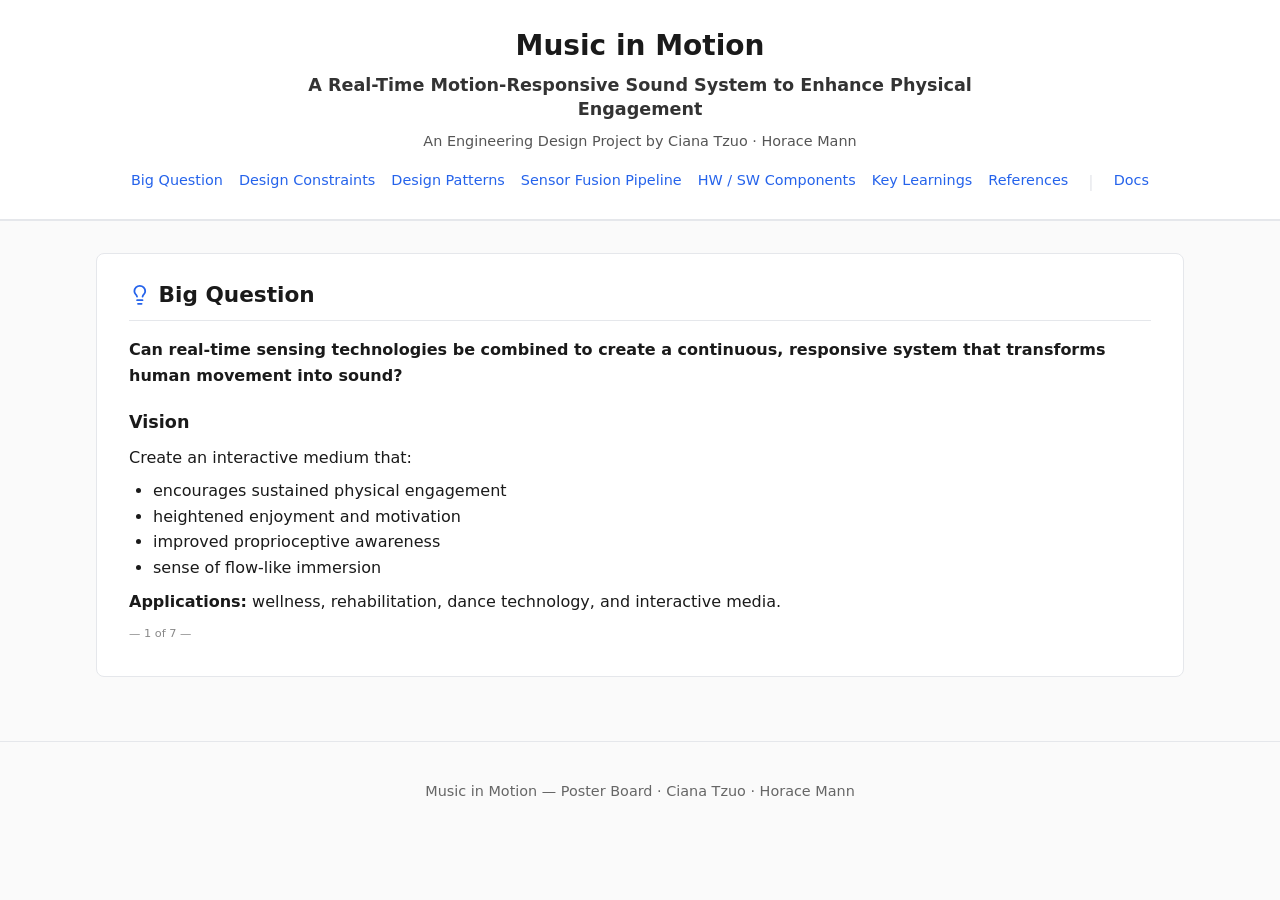
<file: posterboard/index.html>
<!DOCTYPE html>
<html lang="en">
<head>
  <meta charset="UTF-8">
  <meta name="viewport" content="width=device-width, initial-scale=1.0">
  <link rel="icon" href="favicon.png" type="image/png">
  <title>Music in Motion — Poster Board</title>
  <link rel="stylesheet" href="styles.css">
</head>
<body>
  <header class="site-header">
    <h1>Music in Motion</h1>
    <p class="tagline">A Real-Time Motion-Responsive Sound System to Enhance Physical Engagement</p>
    <p class="subtitle">An Engineering Design Project by Ciana Tzuo · Horace Mann</p>
    <nav class="page-nav">
      <a href="#big-question">Big Question</a>
      <a href="page1.html">Design Constraints</a>
      <a href="page2.html">Design Patterns</a>
      <a href="page3.html">Sensor Fusion Pipeline</a>
      <a href="page4.html">HW / SW Components</a>
      <a href="page5.html">Key Learnings</a>
      <a href="page6.html">References</a>
      <span class="nav-sep">|</span>
      <a href="docs.html">Docs</a>
    </nav>
  </header>

  <main>
    <section id="big-question" class="page-section">
      <h2><span class="section-icon" aria-hidden="true"><svg xmlns="http://www.w3.org/2000/svg" width="24" height="24" viewBox="0 0 24 24" fill="none" stroke="currentColor" stroke-width="2" stroke-linecap="round" stroke-linejoin="round"><path d="M9 18h6"/><path d="M10 22h4"/><path d="M15.09 14c.18-.98.65-1.74 1.41-2.5A4.65 4.65 0 0 0 18 8 6 6 0 0 0 6 8c0 1 .23 2.23 1.5 3.5A4.61 4.61 0 0 1 8.91 14"/></svg></span> Big Question</h2>
      <p><strong>Can real-time sensing technologies be combined to create a continuous, responsive system that transforms human movement into sound?</strong></p>
      <h3>Vision</h3>
      <p>Create an interactive medium that:</p>
      <ul>
        <li>encourages sustained physical engagement</li>
        <li>heightened enjoyment and motivation</li>
        <li>improved proprioceptive awareness</li>
        <li>sense of flow-like immersion</li>
      </ul>
      <p><strong>Applications:</strong> wellness, rehabilitation, dance technology, and interactive media.</p>
      <p class="page-note"><small>— 1 of 7 —</small></p>
    </section>
  </main>

  <footer class="site-footer">
    <p>Music in Motion — Poster Board · Ciana Tzuo · Horace Mann</p>
  </footer>
</body>
</html>
</file>
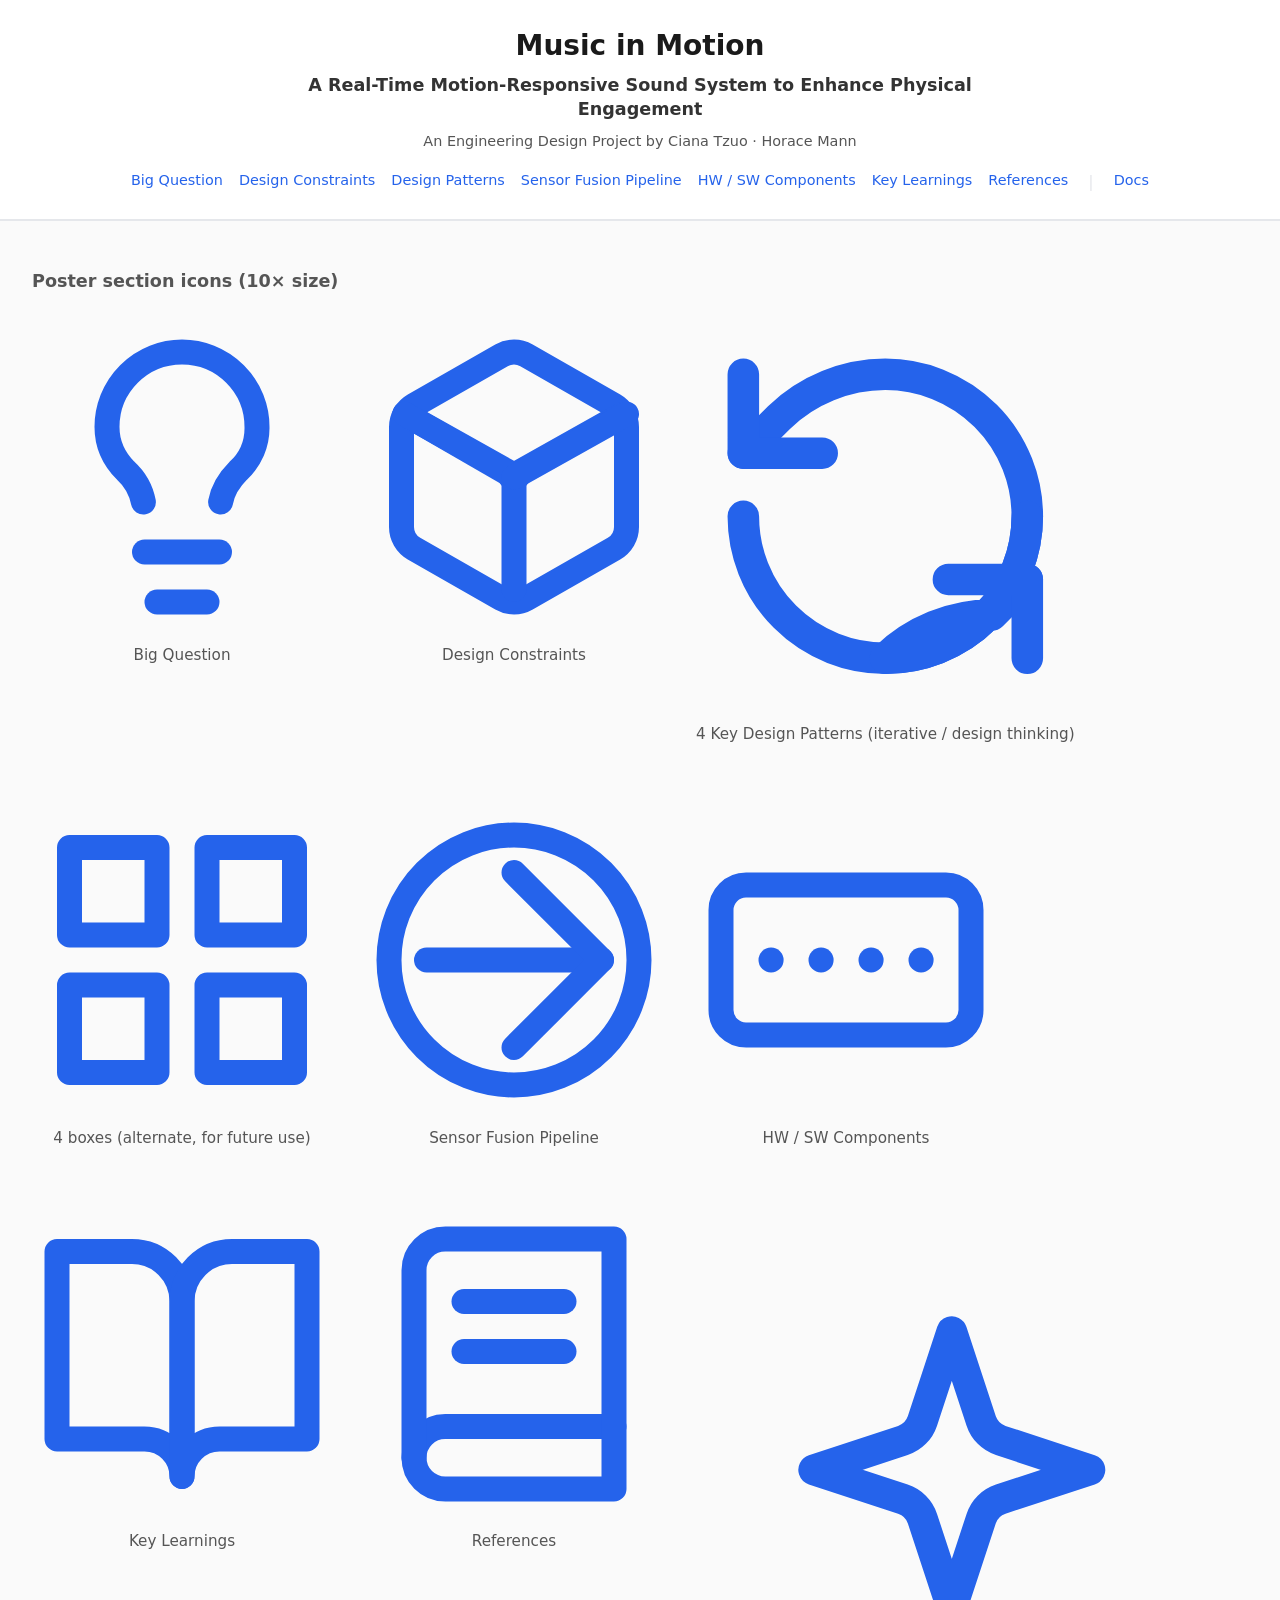
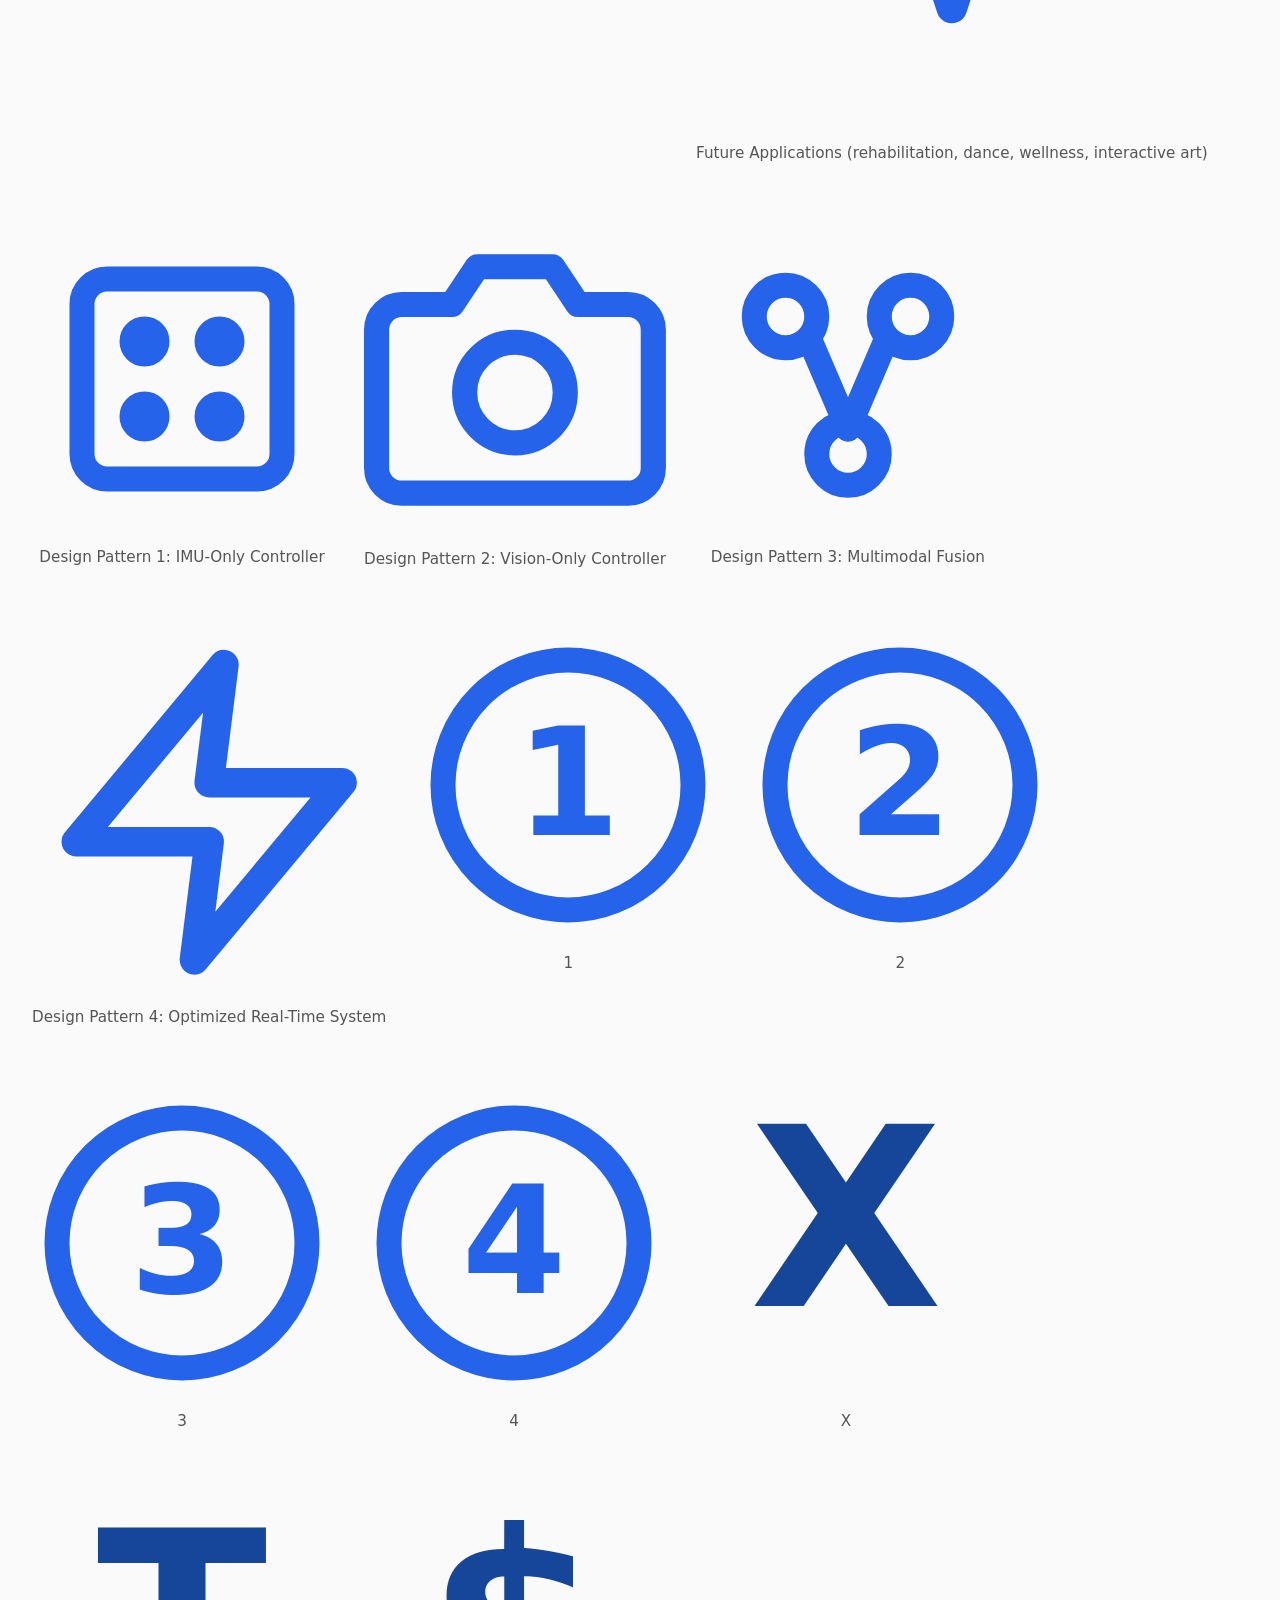
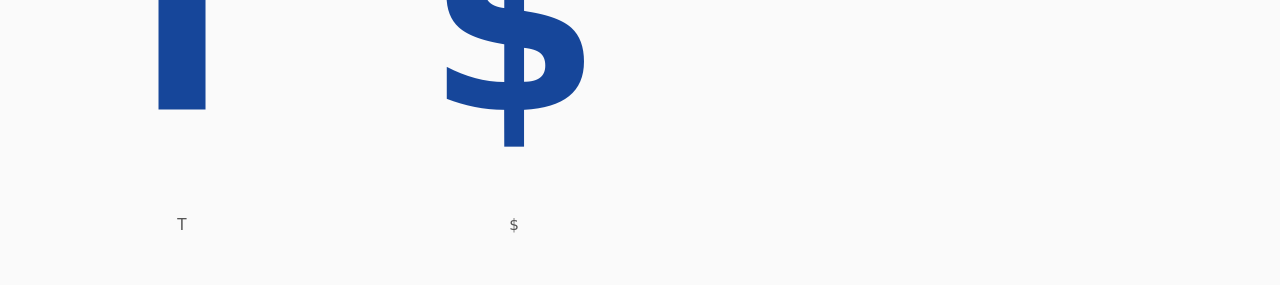
<file: posterboard/icons.html>
<!DOCTYPE html>
<html lang="en">
<head>
  <meta charset="UTF-8">
  <meta name="viewport" content="width=device-width, initial-scale=1.0">
  <link rel="icon" href="favicon.png" type="image/png">
  <title>Icons · Music in Motion Poster</title>
  <link rel="stylesheet" href="styles.css">
  <style>
    .icons-page main { max-width: 90rem; }
    .icon-showcase { display: flex; flex-wrap: wrap; gap: 2rem; align-items: flex-start; }
    .icon-item { text-align: center; }
    .icon-item .icon-large {
      width: 240px;
      height: 240px;
      color: var(--accent);
    }
    .icon-item .icon-large svg { width: 100%; height: 100%; }
    .icon-item figcaption { margin-top: 0.5rem; font-size: 0.95rem; color: #555; }
    .icon-item .icon-large.icon-symbol { color: rgb(22, 70, 154); }
  </style>
</head>
<body class="icons-page">
  <header class="site-header">
    <h1>Music in Motion</h1>
    <p class="tagline">A Real-Time Motion-Responsive Sound System to Enhance Physical Engagement</p>
    <p class="subtitle">An Engineering Design Project by Ciana Tzuo · Horace Mann</p>
    <nav class="page-nav">
      <a href="index.html#big-question">Big Question</a>
      <a href="page1.html">Design Constraints</a>
      <a href="page2.html">Design Patterns</a>
      <a href="page3.html">Sensor Fusion Pipeline</a>
      <a href="page4.html">HW / SW Components</a>
      <a href="page5.html">Key Learnings</a>
      <a href="page6.html">References</a>
      <span class="nav-sep">|</span>
      <a href="docs.html">Docs</a>
    </nav>
  </header>
  <main>
    <h2 style="font-size: 1.1rem; color: #555; margin-bottom: 1rem;">Poster section icons (10× size)</h2>
    <div class="icon-showcase">
      <figure class="icon-item">
        <span class="icon-large">
          <svg xmlns="http://www.w3.org/2000/svg" viewBox="0 0 24 24" fill="none" stroke="currentColor" stroke-width="2" stroke-linecap="round" stroke-linejoin="round"><path d="M9 18h6"/><path d="M10 22h4"/><path d="M15.09 14c.18-.98.65-1.74 1.41-2.5A4.65 4.65 0 0 0 18 8 6 6 0 0 0 6 8c0 1 .23 2.23 1.5 3.5A4.61 4.61 0 0 1 8.91 14"/></svg>
        </span>
        <figcaption>Big Question</figcaption>
      </figure>
      <figure class="icon-item">
        <span class="icon-large">
          <svg xmlns="http://www.w3.org/2000/svg" viewBox="0 0 24 24" fill="none" stroke="currentColor" stroke-width="2" stroke-linecap="round" stroke-linejoin="round"><path d="M21 16V8a2 2 0 0 0-1-1.73l-7-4a2 2 0 0 0-2 0l-7 4A2 2 0 0 0 3 8v8a2 2 0 0 0 1 1.73l7 4a2 2 0 0 0 2 0l7-4A2 2 0 0 0 21 16z"/><path d="m3.27 6.96 9 5.04"/><path d="m20.73 6.96-9 5.04"/><path d="M12 12v9"/><path d="M12 12 3.27 6.96"/><path d="M12 12l9-5.04"/></svg>
        </span>
        <figcaption>Design Constraints</figcaption>
      </figure>
      <figure class="icon-item">
        <span class="icon-large">
          <svg xmlns="http://www.w3.org/2000/svg" viewBox="0 0 24 24" fill="none" stroke="currentColor" stroke-width="2" stroke-linecap="round" stroke-linejoin="round"><path d="M3 12a9 9 0 1 0 9-9 9.75 9.75 0 0 0-6.74 2.74L3 8"/><path d="M3 3v5h5"/><path d="M21 12a9 9 0 0 1-9 9 9.75 9.75 0 0 1 6.74-2.74L21 16"/><path d="M21 21v-5h-5"/></svg>
        </span>
        <figcaption>4 Key Design Patterns (iterative / design thinking)</figcaption>
      </figure>
      <figure class="icon-item">
        <span class="icon-large">
          <svg xmlns="http://www.w3.org/2000/svg" viewBox="0 0 24 24" fill="none" stroke="currentColor" stroke-width="2" stroke-linecap="round" stroke-linejoin="round"><rect x="3" y="3" width="7" height="7"/><rect x="14" y="3" width="7" height="7"/><rect x="14" y="14" width="7" height="7"/><rect x="3" y="14" width="7" height="7"/></svg>
        </span>
        <figcaption>4 boxes (alternate, for future use)</figcaption>
      </figure>
      <figure class="icon-item">
        <span class="icon-large">
          <svg xmlns="http://www.w3.org/2000/svg" viewBox="0 0 24 24" fill="none" stroke="currentColor" stroke-width="2" stroke-linecap="round" stroke-linejoin="round"><path d="M5 12h14"/><path d="m12 5 7 7-7 7"/><circle cx="12" cy="12" r="10"/></svg>
        </span>
        <figcaption>Sensor Fusion Pipeline</figcaption>
      </figure>
      <figure class="icon-item">
        <span class="icon-large">
          <svg xmlns="http://www.w3.org/2000/svg" viewBox="0 0 24 24" fill="none" stroke="currentColor" stroke-width="2" stroke-linecap="round" stroke-linejoin="round"><rect x="2" y="6" width="20" height="12" rx="2"/><path d="M6 12h.01"/><path d="M10 12h.01"/><path d="M14 12h.01"/><path d="M18 12h.01"/></svg>
        </span>
        <figcaption>HW / SW Components</figcaption>
      </figure>
      <figure class="icon-item">
        <span class="icon-large">
          <svg xmlns="http://www.w3.org/2000/svg" viewBox="0 0 24 24" fill="none" stroke="currentColor" stroke-width="2" stroke-linecap="round" stroke-linejoin="round"><path d="M2 3h6a4 4 0 0 1 4 4v14a3 3 0 0 0-3-3H2z"/><path d="M22 3h-6a4 4 0 0 0-4 4v14a3 3 0 0 1 3-3h7z"/></svg>
        </span>
        <figcaption>Key Learnings</figcaption>
      </figure>
      <figure class="icon-item">
        <span class="icon-large">
          <svg xmlns="http://www.w3.org/2000/svg" viewBox="0 0 24 24" fill="none" stroke="currentColor" stroke-width="2" stroke-linecap="round" stroke-linejoin="round"><path d="M4 19.5A2.5 2.5 0 0 1 6.5 17H20"/><path d="M6.5 2H20v20H6.5A2.5 2.5 0 0 1 4 19.5v-15A2.5 2.5 0 0 1 6.5 2z"/><path d="M8 7h8"/><path d="M8 11h8"/></svg>
        </span>
        <figcaption>References</figcaption>
      </figure>
      <figure class="icon-item">
        <span class="icon-large">
          <svg xmlns="http://www.w3.org/2000/svg" viewBox="0 0 24 24" fill="none" stroke="currentColor" stroke-width="2" stroke-linecap="round" stroke-linejoin="round"><g transform="translate(12,12) scale(0.72) translate(-12,-12)"><path d="m12 3-1.912 5.813a2 2 0 0 1-1.275 1.275L3 12l5.813 1.912a2 2 0 0 1 1.275 1.275L12 21l1.912-5.813a2 2 0 0 1 1.275-1.275L21 12l-5.813-1.912a2 2 0 0 1-1.275-1.275L12 3Z"/></g></svg>
        </span>
        <figcaption>Future Applications (rehabilitation, dance, wellness, interactive art)</figcaption>
      </figure>
      <figure class="icon-item">
        <span class="icon-large">
          <svg xmlns="http://www.w3.org/2000/svg" viewBox="0 0 24 24" fill="none" stroke="currentColor" stroke-width="2" stroke-linecap="round" stroke-linejoin="round"><rect x="4" y="4" width="16" height="16" rx="2"/><circle cx="9" cy="9" r="1" fill="currentColor"/><circle cx="15" cy="9" r="1" fill="currentColor"/><circle cx="9" cy="15" r="1" fill="currentColor"/><circle cx="15" cy="15" r="1" fill="currentColor"/></svg>
        </span>
        <figcaption>Design Pattern 1: IMU-Only Controller</figcaption>
      </figure>
      <figure class="icon-item">
        <span class="icon-large">
          <svg xmlns="http://www.w3.org/2000/svg" viewBox="0 0 24 24" fill="none" stroke="currentColor" stroke-width="2" stroke-linecap="round" stroke-linejoin="round"><path d="M23 19a2 2 0 0 1-2 2H3a2 2 0 0 1-2-2V8a2 2 0 0 1 2-2h4l2-3h6l2 3h4a2 2 0 0 1 2 2z"/><circle cx="12" cy="13" r="4"/></svg>
        </span>
        <figcaption>Design Pattern 2: Vision-Only Controller</figcaption>
      </figure>
      <figure class="icon-item">
        <span class="icon-large">
          <svg xmlns="http://www.w3.org/2000/svg" viewBox="0 0 24 24" fill="none" stroke="currentColor" stroke-width="2" stroke-linecap="round" stroke-linejoin="round"><circle cx="7" cy="7" r="2.5"/><circle cx="17" cy="7" r="2.5"/><circle cx="12" cy="18" r="2.5"/><path d="M9 9l3 7"/><path d="M15 9l-3 7"/></svg>
        </span>
        <figcaption>Design Pattern 3: Multimodal Fusion</figcaption>
      </figure>
      <figure class="icon-item">
        <span class="icon-large">
          <svg xmlns="http://www.w3.org/2000/svg" viewBox="0 0 24 24" fill="none" stroke="currentColor" stroke-width="2" stroke-linecap="round" stroke-linejoin="round"><path d="M13 2 3 14h9l-1 8 10-12h-9l1-8z"/></svg>
        </span>
        <figcaption>Design Pattern 4: Optimized Real-Time System</figcaption>
      </figure>
      <figure class="icon-item">
        <span class="icon-large">
          <svg xmlns="http://www.w3.org/2000/svg" viewBox="0 0 24 24" fill="none" stroke="currentColor" stroke-width="2" stroke-linecap="round" stroke-linejoin="round"><circle cx="12" cy="12" r="10"/><text x="12" y="16" text-anchor="middle" font-size="12" font-weight="600" fill="currentColor" stroke="none" font-family="system-ui, sans-serif">1</text></svg>
        </span>
        <figcaption>1</figcaption>
      </figure>
      <figure class="icon-item">
        <span class="icon-large">
          <svg xmlns="http://www.w3.org/2000/svg" viewBox="0 0 24 24" fill="none" stroke="currentColor" stroke-width="2" stroke-linecap="round" stroke-linejoin="round"><circle cx="12" cy="12" r="10"/><text x="12" y="16" text-anchor="middle" font-size="12" font-weight="600" fill="currentColor" stroke="none" font-family="system-ui, sans-serif">2</text></svg>
        </span>
        <figcaption>2</figcaption>
      </figure>
      <figure class="icon-item">
        <span class="icon-large">
          <svg xmlns="http://www.w3.org/2000/svg" viewBox="0 0 24 24" fill="none" stroke="currentColor" stroke-width="2" stroke-linecap="round" stroke-linejoin="round"><circle cx="12" cy="12" r="10"/><text x="12" y="16" text-anchor="middle" font-size="12" font-weight="600" fill="currentColor" stroke="none" font-family="system-ui, sans-serif">3</text></svg>
        </span>
        <figcaption>3</figcaption>
      </figure>
      <figure class="icon-item">
        <span class="icon-large">
          <svg xmlns="http://www.w3.org/2000/svg" viewBox="0 0 24 24" fill="none" stroke="currentColor" stroke-width="2" stroke-linecap="round" stroke-linejoin="round"><circle cx="12" cy="12" r="10"/><text x="12" y="16" text-anchor="middle" font-size="12" font-weight="600" fill="currentColor" stroke="none" font-family="system-ui, sans-serif">4</text></svg>
        </span>
        <figcaption>4</figcaption>
      </figure>
      <figure class="icon-item">
        <span class="icon-large icon-symbol">
          <svg xmlns="http://www.w3.org/2000/svg" viewBox="0 0 24 24"><text x="12" y="17" text-anchor="middle" font-size="20" font-weight="700" fill="currentColor" font-family="system-ui, sans-serif">X</text></svg>
        </span>
        <figcaption>X</figcaption>
      </figure>
      <figure class="icon-item">
        <span class="icon-large icon-symbol">
          <svg xmlns="http://www.w3.org/2000/svg" viewBox="0 0 24 24"><text x="12" y="17" text-anchor="middle" font-size="20" font-weight="700" fill="currentColor" font-family="system-ui, sans-serif">T</text></svg>
        </span>
        <figcaption>T</figcaption>
      </figure>
      <figure class="icon-item">
        <span class="icon-large icon-symbol">
          <svg xmlns="http://www.w3.org/2000/svg" viewBox="0 0 24 24"><text x="12" y="17" text-anchor="middle" font-size="20" font-weight="700" fill="currentColor" font-family="system-ui, sans-serif">$</text></svg>
        </span>
        <figcaption>$</figcaption>
      </figure>
    </div>
  </main>
</body>
</html>
</file>
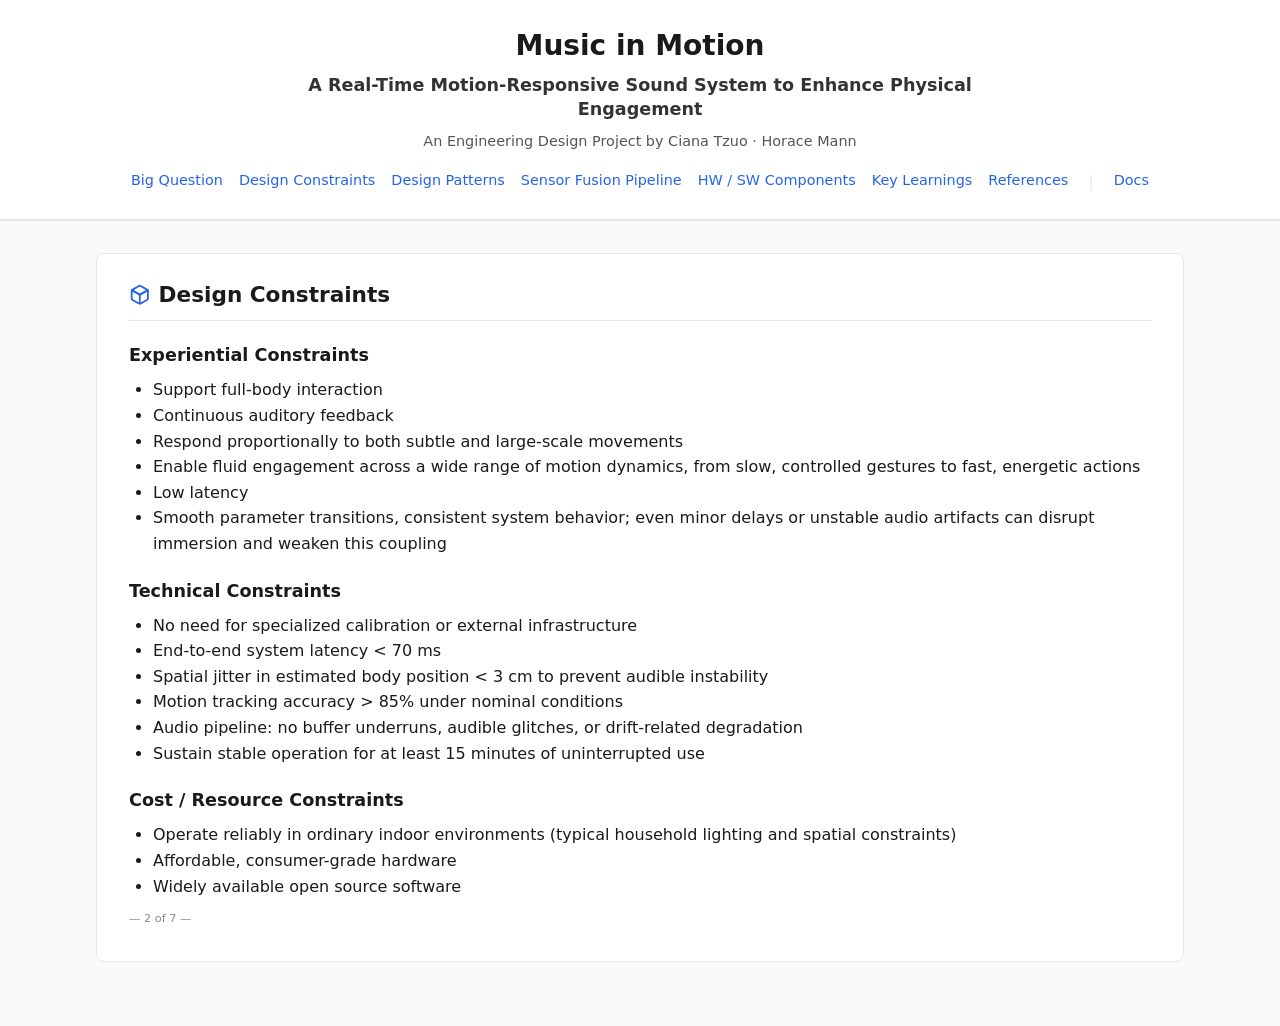
<file: posterboard/page1.html>
<!DOCTYPE html>
<html lang="en">
<head>
  <meta charset="UTF-8">
  <meta name="viewport" content="width=device-width, initial-scale=1.0">
  <link rel="icon" href="favicon.png" type="image/png">
  <title>Design Constraints · Music in Motion</title>
  <link rel="stylesheet" href="styles.css">
</head>
<body>
  <header class="site-header">
    <h1>Music in Motion</h1>
    <p class="tagline">A Real-Time Motion-Responsive Sound System to Enhance Physical Engagement</p>
    <p class="subtitle">An Engineering Design Project by Ciana Tzuo · Horace Mann</p>
    <nav class="page-nav">
      <a href="index.html#big-question">Big Question</a>
      <a href="page1.html">Design Constraints</a>
      <a href="page2.html">Design Patterns</a>
      <a href="page3.html">Sensor Fusion Pipeline</a>
      <a href="page4.html">HW / SW Components</a>
      <a href="page5.html">Key Learnings</a>
      <a href="page6.html">References</a>
      <span class="nav-sep">|</span>
      <a href="docs.html">Docs</a>
    </nav>
  </header>
  <main>
    <section class="page-section">
      <h2><span class="section-icon" aria-hidden="true"><svg xmlns="http://www.w3.org/2000/svg" width="24" height="24" viewBox="0 0 24 24" fill="none" stroke="currentColor" stroke-width="2" stroke-linecap="round" stroke-linejoin="round"><path d="M21 16V8a2 2 0 0 0-1-1.73l-7-4a2 2 0 0 0-2 0l-7 4A2 2 0 0 0 3 8v8a2 2 0 0 0 1 1.73l7 4a2 2 0 0 0 2 0l7-4A2 2 0 0 0 21 16z"/><path d="m3.27 6.96 9 5.04"/><path d="m20.73 6.96-9 5.04"/><path d="M12 12v9"/><path d="M12 12 3.27 6.96"/><path d="M12 12l9-5.04"/></svg></span> Design Constraints</h2>
      <h3>Experiential Constraints</h3>
      <ul>
        <li>Support full-body interaction</li>
        <li>Continuous auditory feedback</li>
        <li>Respond proportionally to both subtle and large-scale movements</li>
        <li>Enable fluid engagement across a wide range of motion dynamics, from slow, controlled gestures to fast, energetic actions</li>
        <li>Low latency</li>
        <li>Smooth parameter transitions, consistent system behavior; even minor delays or unstable audio artifacts can disrupt immersion and weaken this coupling</li>
      </ul>
      <h3>Technical Constraints</h3>
      <ul>
        <li>No need for specialized calibration or external infrastructure</li>
        <li>End-to-end system latency &lt; 70 ms</li>
        <li>Spatial jitter in estimated body position &lt; 3 cm to prevent audible instability</li>
        <li>Motion tracking accuracy &gt; 85% under nominal conditions</li>
        <li>Audio pipeline: no buffer underruns, audible glitches, or drift-related degradation</li>
        <li>Sustain stable operation for at least 15 minutes of uninterrupted use</li>
      </ul>
      <h3>Cost / Resource Constraints</h3>
      <ul>
        <li>Operate reliably in ordinary indoor environments (typical household lighting and spatial constraints)</li>
        <li>Affordable, consumer-grade hardware</li>
        <li>Widely available open source software</li>
      </ul>
      <p class="page-note"><small>— 2 of 7 —</small></p>
    </section>
  </main>
</body>
</html>
</file>
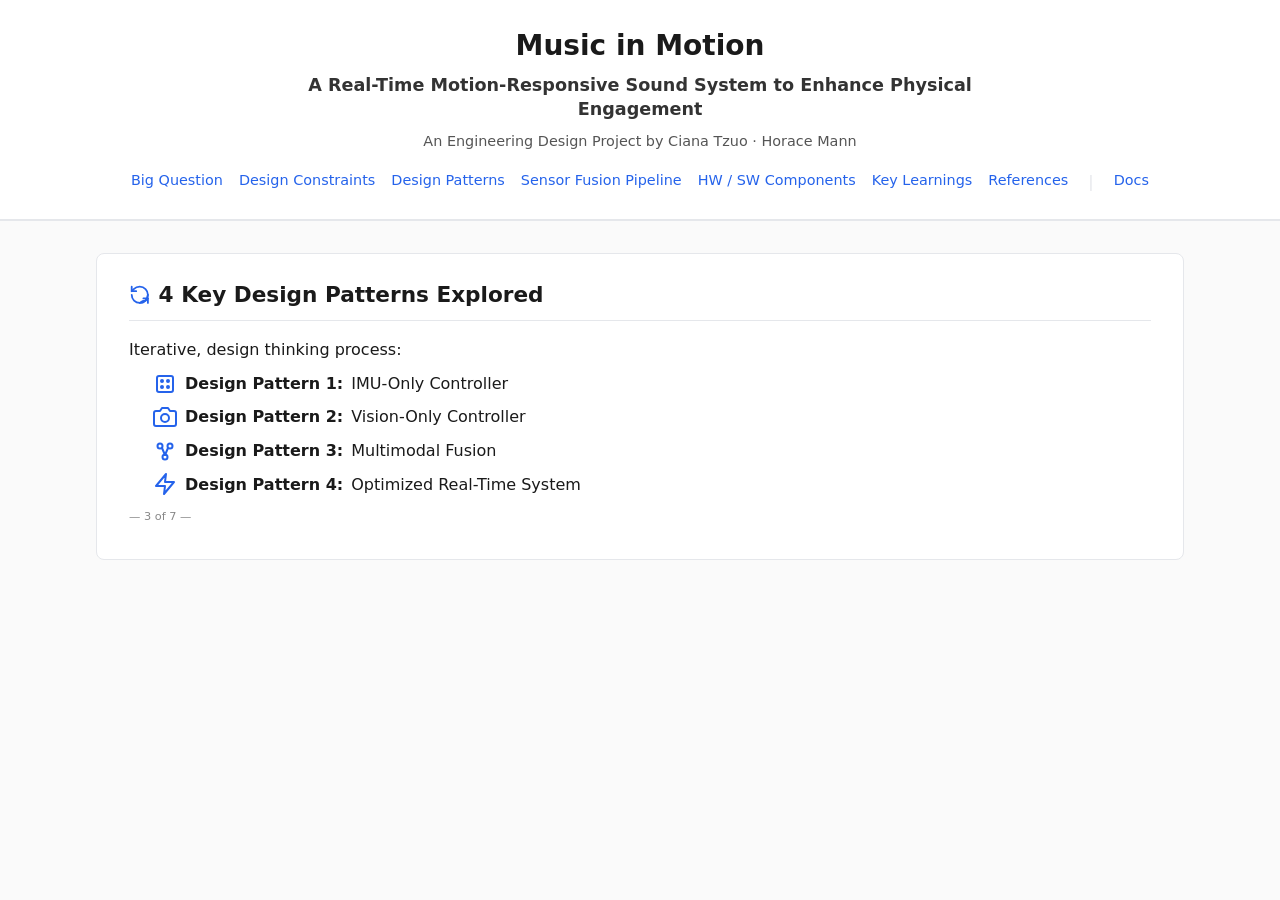
<file: posterboard/page2.html>
<!DOCTYPE html>
<html lang="en">
<head>
  <meta charset="UTF-8">
  <meta name="viewport" content="width=device-width, initial-scale=1.0">
  <link rel="icon" href="favicon.png" type="image/png">
  <title>4 Key Design Patterns · Music in Motion</title>
  <link rel="stylesheet" href="styles.css">
</head>
<body>
  <header class="site-header">
    <h1>Music in Motion</h1>
    <p class="tagline">A Real-Time Motion-Responsive Sound System to Enhance Physical Engagement</p>
    <p class="subtitle">An Engineering Design Project by Ciana Tzuo · Horace Mann</p>
    <nav class="page-nav">
      <a href="index.html#big-question">Big Question</a>
      <a href="page1.html">Design Constraints</a>
      <a href="page2.html">Design Patterns</a>
      <a href="page3.html">Sensor Fusion Pipeline</a>
      <a href="page4.html">HW / SW Components</a>
      <a href="page5.html">Key Learnings</a>
      <a href="page6.html">References</a>
      <span class="nav-sep">|</span>
      <a href="docs.html">Docs</a>
    </nav>
  </header>
  <main>
    <section class="page-section">
      <h2><span class="section-icon" aria-hidden="true"><svg xmlns="http://www.w3.org/2000/svg" width="24" height="24" viewBox="0 0 24 24" fill="none" stroke="currentColor" stroke-width="2" stroke-linecap="round" stroke-linejoin="round"><path d="M3 12a9 9 0 1 0 9-9 9.75 9.75 0 0 0-6.74 2.74L3 8"/><path d="M3 3v5h5"/><path d="M21 12a9 9 0 0 1-9 9 9.75 9.75 0 0 1 6.74-2.74L21 16"/><path d="M21 21v-5h-5"/></svg></span> 4 Key Design Patterns Explored</h2>
      <p>Iterative, design thinking process:</p>
      <ul class="pattern-list">
        <li>
          <span class="pattern-icon" aria-hidden="true"><svg xmlns="http://www.w3.org/2000/svg" width="24" height="24" viewBox="0 0 24 24" fill="none" stroke="currentColor" stroke-width="2" stroke-linecap="round" stroke-linejoin="round"><rect x="4" y="4" width="16" height="16" rx="2"/><circle cx="9" cy="9" r="1" fill="currentColor"/><circle cx="15" cy="9" r="1" fill="currentColor"/><circle cx="9" cy="15" r="1" fill="currentColor"/><circle cx="15" cy="15" r="1" fill="currentColor"/></svg></span>
          <strong>Design Pattern 1:</strong> IMU-Only Controller
        </li>
        <li>
          <span class="pattern-icon" aria-hidden="true"><svg xmlns="http://www.w3.org/2000/svg" width="24" height="24" viewBox="0 0 24 24" fill="none" stroke="currentColor" stroke-width="2" stroke-linecap="round" stroke-linejoin="round"><path d="M23 19a2 2 0 0 1-2 2H3a2 2 0 0 1-2-2V8a2 2 0 0 1 2-2h4l2-3h6l2 3h4a2 2 0 0 1 2 2z"/><circle cx="12" cy="13" r="4"/></svg></span>
          <strong>Design Pattern 2:</strong> Vision-Only Controller
        </li>
        <li>
          <span class="pattern-icon" aria-hidden="true"><svg xmlns="http://www.w3.org/2000/svg" width="24" height="24" viewBox="0 0 24 24" fill="none" stroke="currentColor" stroke-width="2" stroke-linecap="round" stroke-linejoin="round"><circle cx="7" cy="7" r="2.5"/><circle cx="17" cy="7" r="2.5"/><circle cx="12" cy="18" r="2.5"/><path d="M9 9l3 7"/><path d="M15 9l-3 7"/></svg></span>
          <strong>Design Pattern 3:</strong> Multimodal Fusion
        </li>
        <li>
          <span class="pattern-icon" aria-hidden="true"><svg xmlns="http://www.w3.org/2000/svg" width="24" height="24" viewBox="0 0 24 24" fill="none" stroke="currentColor" stroke-width="2" stroke-linecap="round" stroke-linejoin="round"><path d="M13 2 3 14h9l-1 8 10-12h-9l1-8z"/></svg></span>
          <strong>Design Pattern 4:</strong> Optimized Real-Time System
        </li>
      </ul>
      <p class="page-note"><small>— 3 of 7 —</small></p>
    </section>
  </main>
</body>
</html>
</file>
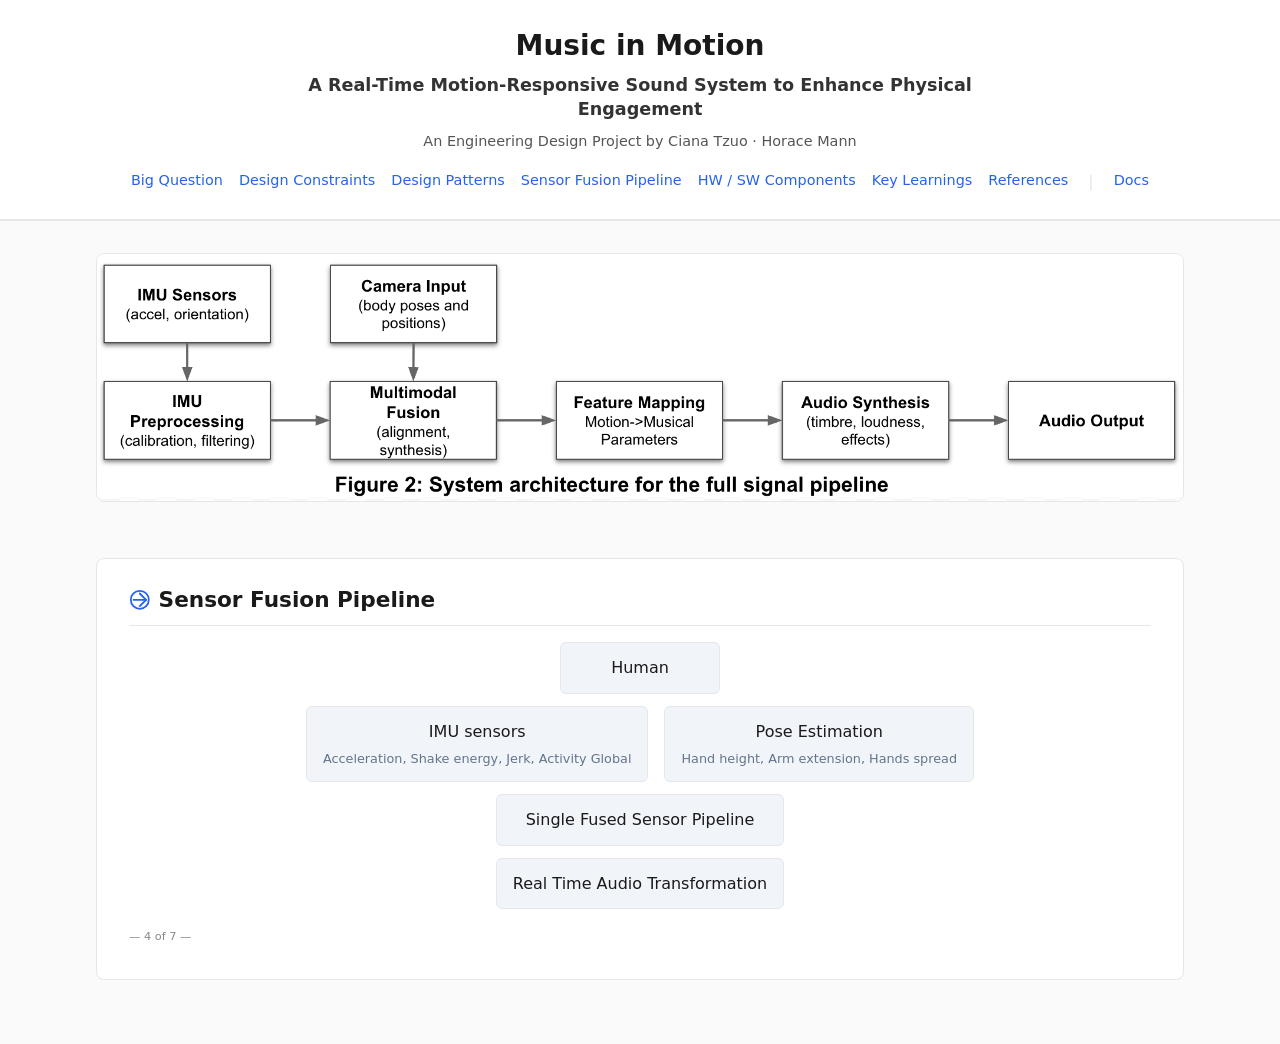
<file: posterboard/page3.html>
<!DOCTYPE html>
<html lang="en">
<head>
  <meta charset="UTF-8">
  <meta name="viewport" content="width=device-width, initial-scale=1.0">
  <link rel="icon" href="favicon.png" type="image/png">
  <title>Sensor Fusion Pipeline · Music in Motion</title>
  <link rel="stylesheet" href="styles.css">
</head>
<body>
  <header class="site-header">
    <h1>Music in Motion</h1>
    <p class="tagline">A Real-Time Motion-Responsive Sound System to Enhance Physical Engagement</p>
    <p class="subtitle">An Engineering Design Project by Ciana Tzuo · Horace Mann</p>
    <nav class="page-nav">
      <a href="index.html#big-question">Big Question</a>
      <a href="page1.html">Design Constraints</a>
      <a href="page2.html">Design Patterns</a>
      <a href="page3.html">Sensor Fusion Pipeline</a>
      <a href="page4.html">HW / SW Components</a>
      <a href="page5.html">Key Learnings</a>
      <a href="page6.html">References</a>
      <span class="nav-sep">|</span>
      <a href="docs.html">Docs</a>
    </nav>
  </header>
  <main>
    <section class="poster-image">
      <img src="images/sensor-pipeline.png" alt="Poster — Sensor Fusion Pipeline" />
    </section>
    <section class="page-section">
      <h2><span class="section-icon" aria-hidden="true"><svg xmlns="http://www.w3.org/2000/svg" width="24" height="24" viewBox="0 0 24 24" fill="none" stroke="currentColor" stroke-width="2" stroke-linecap="round" stroke-linejoin="round"><path d="M5 12h14"/><path d="m12 5 7 7-7 7"/><circle cx="12" cy="12" r="10"/></svg></span> Sensor Fusion Pipeline</h2>
      <div class="pipeline-diagram">
        <div class="pipeline-row">
          <div class="pipeline-node">Human</div>
        </div>
        <div class="pipeline-row">
          <div class="pipeline-node">IMU sensors<br><small>Acceleration, Shake energy, Jerk, Activity Global</small></div>
          <div class="pipeline-node">Pose Estimation<br><small>Hand height, Arm extension, Hands spread</small></div>
        </div>
        <div class="pipeline-row">
          <div class="pipeline-node wide">Single Fused Sensor Pipeline</div>
        </div>
        <div class="pipeline-row">
          <div class="pipeline-node wide">Real Time Audio Transformation</div>
        </div>
      </div>
      <p class="page-note"><small>— 4 of 7 —</small></p>
    </section>
  </main>
</body>
</html>
</file>
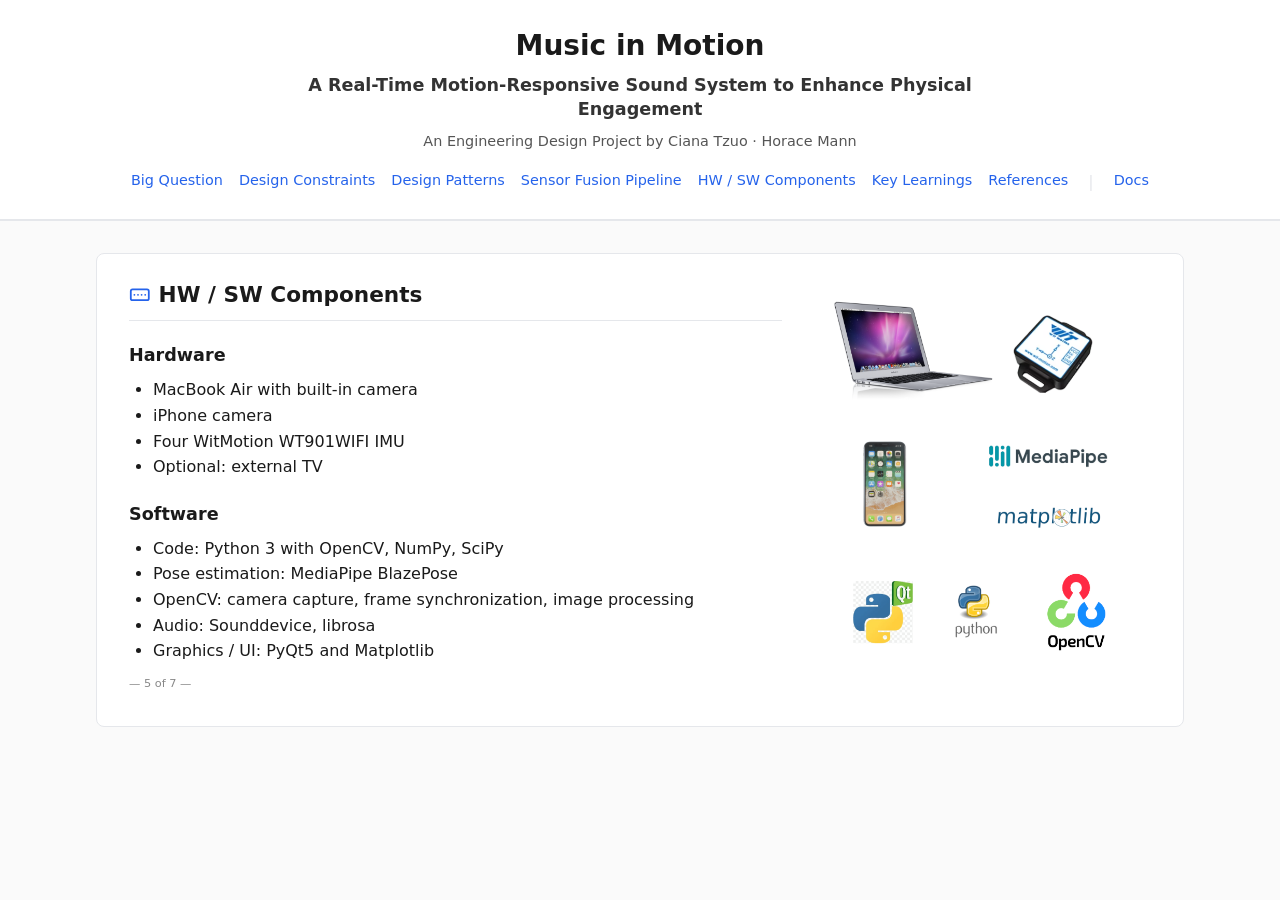
<file: posterboard/page4.html>
<!DOCTYPE html>
<html lang="en">
<head>
  <meta charset="UTF-8">
  <meta name="viewport" content="width=device-width, initial-scale=1.0">
  <link rel="icon" href="favicon.png" type="image/png">
  <title>HW / SW Components · Music in Motion</title>
  <link rel="stylesheet" href="styles.css">
  <style>
    .page4-layout { display: flex; gap: 2rem; align-items: flex-start; flex-wrap: wrap; }
    .page4-text { flex: 1; min-width: 0; }
    .page4-image { flex: 0 0 33%; max-width: 33%; box-sizing: border-box; }
    .page4-image img { width: 100%; max-width: 100%; height: auto; display: block; }
  </style>
</head>
<body>
  <header class="site-header">
    <h1>Music in Motion</h1>
    <p class="tagline">A Real-Time Motion-Responsive Sound System to Enhance Physical Engagement</p>
    <p class="subtitle">An Engineering Design Project by Ciana Tzuo · Horace Mann</p>
    <nav class="page-nav">
      <a href="index.html#big-question">Big Question</a>
      <a href="page1.html">Design Constraints</a>
      <a href="page2.html">Design Patterns</a>
      <a href="page3.html">Sensor Fusion Pipeline</a>
      <a href="page4.html">HW / SW Components</a>
      <a href="page5.html">Key Learnings</a>
      <a href="page6.html">References</a>
      <span class="nav-sep">|</span>
      <a href="docs.html">Docs</a>
    </nav>
  </header>
  <main>
    <section class="page-section">
      <div class="page4-layout">
        <div class="page4-text">
          <h2><span class="section-icon" aria-hidden="true"><svg xmlns="http://www.w3.org/2000/svg" width="24" height="24" viewBox="0 0 24 24" fill="none" stroke="currentColor" stroke-width="2" stroke-linecap="round" stroke-linejoin="round"><rect x="2" y="6" width="20" height="12" rx="2"/><path d="M6 12h.01"/><path d="M10 12h.01"/><path d="M14 12h.01"/><path d="M18 12h.01"/></svg></span> HW / SW Components</h2>
          <h3>Hardware</h3>
          <ul>
            <li>MacBook Air with built-in camera</li>
            <li>iPhone camera</li>
            <li>Four WitMotion WT901WIFI IMU</li>
            <li>Optional: external TV</li>
          </ul>
          <h3>Software</h3>
          <ul>
            <li>Code: Python 3 with OpenCV, NumPy, SciPy</li>
            <li>Pose estimation: MediaPipe BlazePose</li>
            <li>OpenCV: camera capture, frame synchronization, image processing</li>
            <li>Audio: Sounddevice, librosa</li>
            <li>Graphics / UI: PyQt5 and Matplotlib</li>
          </ul>
          <p class="page-note"><small>— 5 of 7 —</small></p>
        </div>
        <div class="page4-image">
          <img src="images/components.png" alt="HW / SW components" />
        </div>
      </div>
    </section>
  </main>
</body>
</html>
</file>
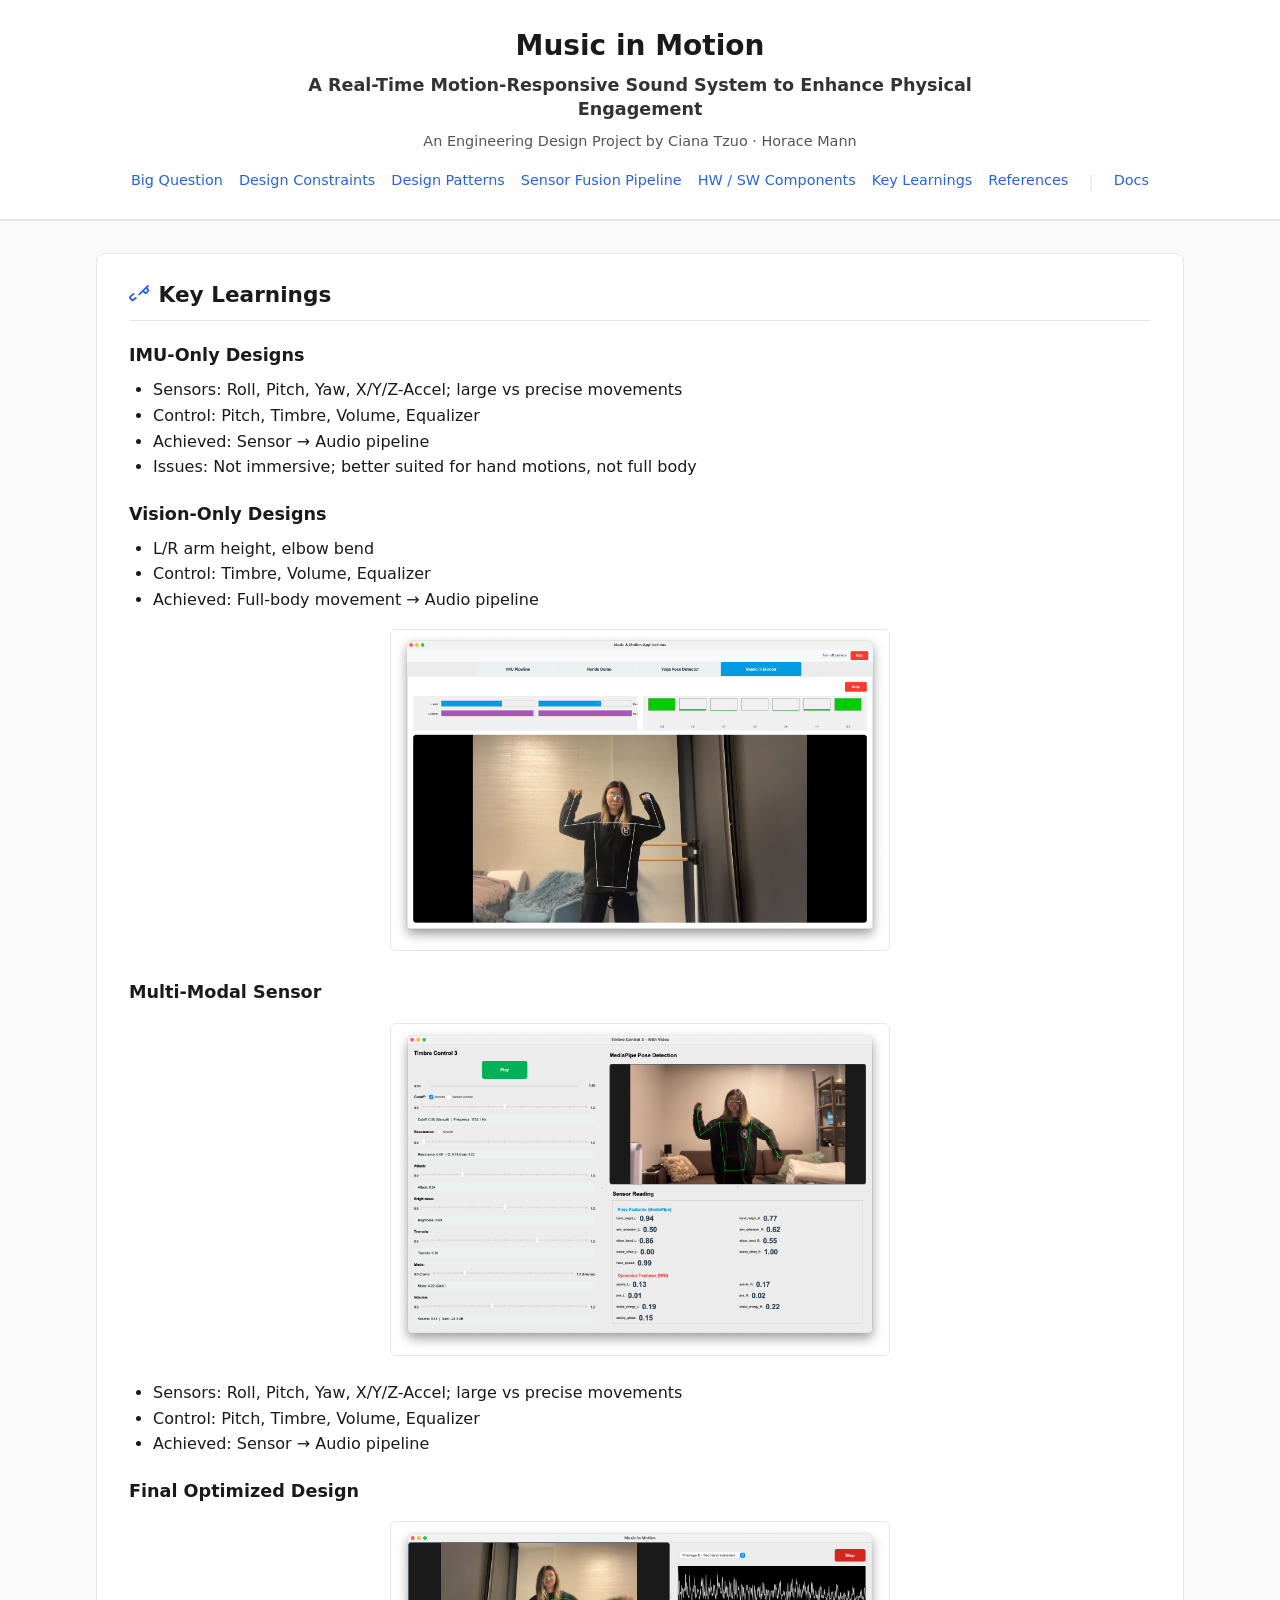
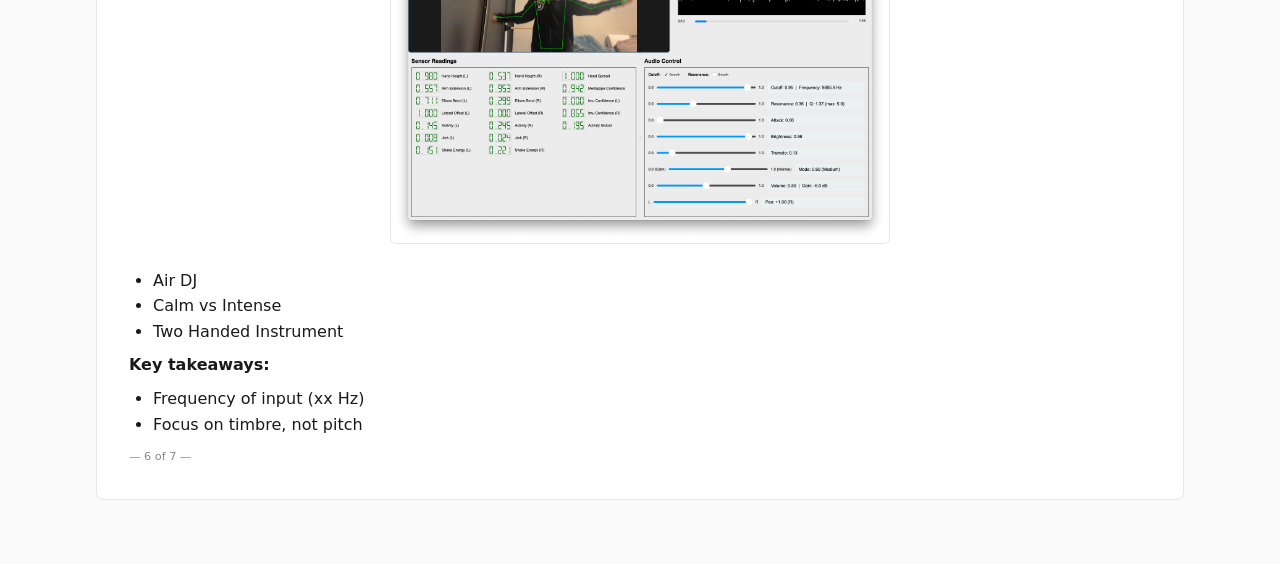
<file: posterboard/page5.html>
<!DOCTYPE html>
<html lang="en">
<head>
  <meta charset="UTF-8">
  <meta name="viewport" content="width=device-width, initial-scale=1.0">
  <link rel="icon" href="favicon.png" type="image/png">
  <title>Key Learnings · Music in Motion</title>
  <link rel="stylesheet" href="styles.css">
</head>
<body>
  <header class="site-header">
    <h1>Music in Motion</h1>
    <p class="tagline">A Real-Time Motion-Responsive Sound System to Enhance Physical Engagement</p>
    <p class="subtitle">An Engineering Design Project by Ciana Tzuo · Horace Mann</p>
    <nav class="page-nav">
      <a href="index.html#big-question">Big Question</a>
      <a href="page1.html">Design Constraints</a>
      <a href="page2.html">Design Patterns</a>
      <a href="page3.html">Sensor Fusion Pipeline</a>
      <a href="page4.html">HW / SW Components</a>
      <a href="page5.html">Key Learnings</a>
      <a href="page6.html">References</a>
      <span class="nav-sep">|</span>
      <a href="docs.html">Docs</a>
    </nav>
  </header>
  <main>
    <section class="page-section">
      <h2><span class="section-icon" aria-hidden="true"><svg xmlns="http://www.w3.org/2000/svg" width="24" height="24" viewBox="0 0 24 24" fill="none" stroke="currentColor" stroke-width="2" stroke-linecap="round" stroke-linejoin="round"><path d="m15.5 7.5 2.3 2.3a1 1 0 0 0 1.4 0l2.1-2.1a1 1 0 0 0 0-1.4L19 4"/><path d="m21 2-9.6 9.6"/><path d="M7.5 15.5 4.7 17.8a1 1 0 0 1-1.4 0L1.2 15.7a1 1 0 0 1 0-1.4L5 11"/></svg></span> Key Learnings</h2>
      <h3>IMU-Only Designs</h3>
      <ul>
        <li>Sensors: Roll, Pitch, Yaw, X/Y/Z-Accel; large vs precise movements</li>
        <li>Control: Pitch, Timbre, Volume, Equalizer</li>
        <li>Achieved: Sensor → Audio pipeline</li>
        <li>Issues: Not immersive; better suited for hand motions, not full body</li>
      </ul>
      <h3>Vision-Only Designs</h3>
      <ul>
        <li>L/R arm height, elbow bend</li>
        <li>Control: Timbre, Volume, Equalizer</li>
        <li>Achieved: Full-body movement → Audio pipeline</li>
      </ul>
      <figure><img width=500 src="../documentation/images/mp-pipeline-C.png" alt="Screenshot of Body Equalizer" /></figure>
      <h3>Multi-Modal Sensor</h3>
      <figure><img width=500 src="../documentation/images/sf-pipeline-C.png" alt="Screenshot of Body Equalizer" /></figure>
      <ul>
        <li>Sensors: Roll, Pitch, Yaw, X/Y/Z-Accel; large vs precise movements</li>
        <li>Control: Pitch, Timbre, Volume, Equalizer</li>
        <li>Achieved: Sensor → Audio pipeline</li>
      </ul>
      <h3>Final Optimized Design</h3>
      <figure><img width="500" src="../documentation/images/mm-pipeline-C.png" alt="Screenshot of Music in Motion App" /></figure>
      <ul>
        <li>Air DJ</li>
        <li>Calm vs Intense</li>
        <li>Two Handed Instrument</li>
      </ul>
      <p><strong>Key takeaways:</strong></p>
      <ul>
        <li>Frequency of input (xx Hz)</li>
        <li>Focus on timbre, not pitch</li>
      </ul>
      <p class="page-note"><small>— 6 of 7 —</small></p>
    </section>
  </main>
</body>
</html>
</file>
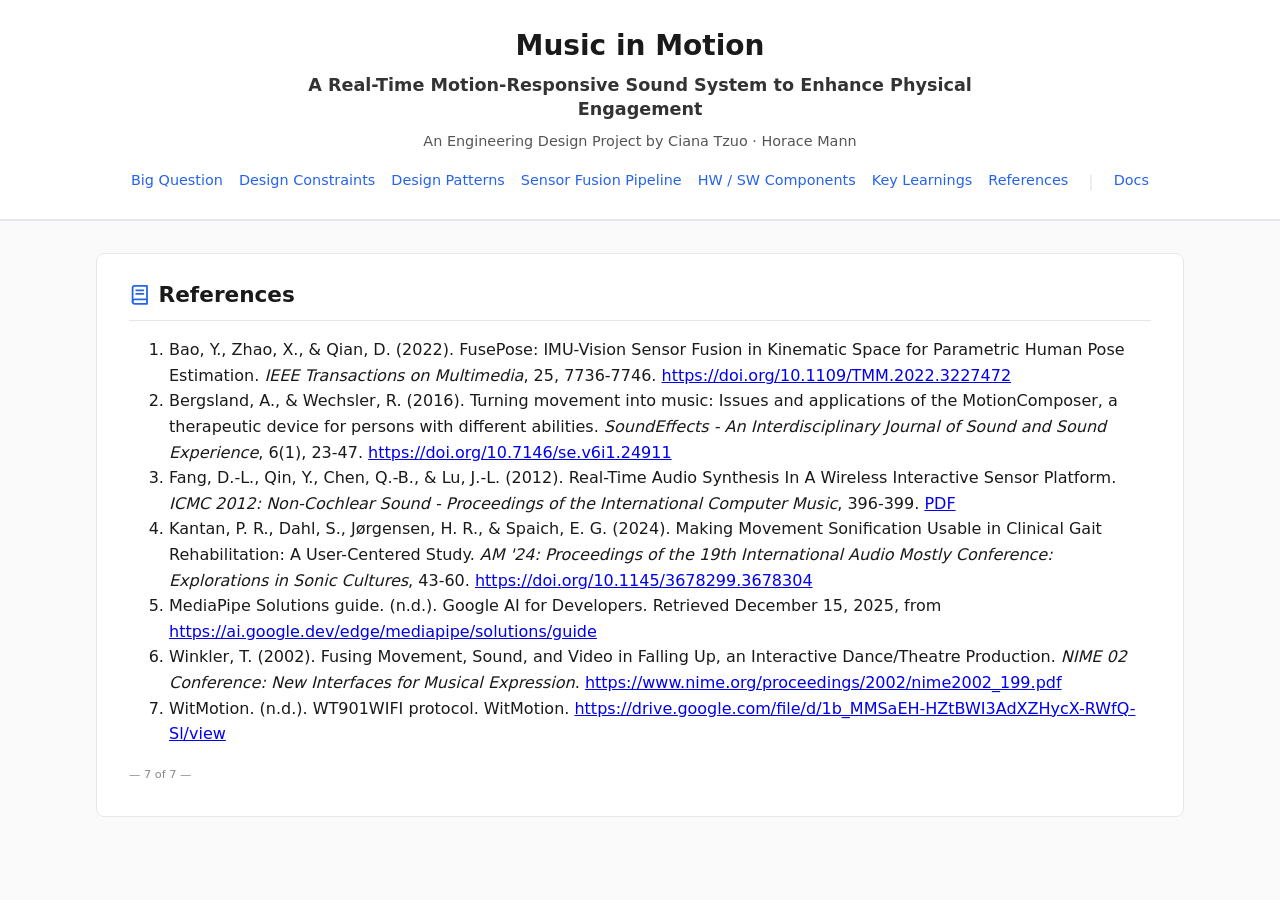
<file: posterboard/page6.html>
<!DOCTYPE html>
<html lang="en">
<head>
  <meta charset="UTF-8">
  <meta name="viewport" content="width=device-width, initial-scale=1.0">
  <link rel="icon" href="favicon.png" type="image/png">
  <title>References · Music in Motion</title>
  <link rel="stylesheet" href="styles.css">
</head>
<body>
  <header class="site-header">
    <h1>Music in Motion</h1>
    <p class="tagline">A Real-Time Motion-Responsive Sound System to Enhance Physical Engagement</p>
    <p class="subtitle">An Engineering Design Project by Ciana Tzuo · Horace Mann</p>
    <nav class="page-nav">
      <a href="index.html#big-question">Big Question</a>
      <a href="page1.html">Design Constraints</a>
      <a href="page2.html">Design Patterns</a>
      <a href="page3.html">Sensor Fusion Pipeline</a>
      <a href="page4.html">HW / SW Components</a>
      <a href="page5.html">Key Learnings</a>
      <a href="page6.html">References</a>
      <span class="nav-sep">|</span>
      <a href="docs.html">Docs</a>
    </nav>
  </header>
  <main>
    <section class="page-section">
      <h2><span class="section-icon" aria-hidden="true"><svg xmlns="http://www.w3.org/2000/svg" width="24" height="24" viewBox="0 0 24 24" fill="none" stroke="currentColor" stroke-width="2" stroke-linecap="round" stroke-linejoin="round"><path d="M4 19.5A2.5 2.5 0 0 1 6.5 17H20"/><path d="M6.5 2H20v20H6.5A2.5 2.5 0 0 1 4 19.5v-15A2.5 2.5 0 0 1 6.5 2z"/><path d="M8 7h8"/><path d="M8 11h8"/></svg></span> References</h2>
      <ol class="references-list">
        <li>Bao, Y., Zhao, X., &amp; Qian, D. (2022). FusePose: IMU-Vision Sensor Fusion in Kinematic Space for Parametric Human Pose Estimation. <em>IEEE Transactions on Multimedia</em>, 25, 7736-7746. <a href="https://doi.org/10.1109/TMM.2022.3227472" target="_blank" rel="noopener">https://doi.org/10.1109/TMM.2022.3227472</a></li>
        <li>Bergsland, A., &amp; Wechsler, R. (2016). Turning movement into music: Issues and applications of the MotionComposer, a therapeutic device for persons with different abilities. <em>SoundEffects - An Interdisciplinary Journal of Sound and Sound Experience</em>, 6(1), 23-47. <a href="https://doi.org/10.7146/se.v6i1.24911" target="_blank" rel="noopener">https://doi.org/10.7146/se.v6i1.24911</a></li>
        <li>Fang, D.-L., Qin, Y., Chen, Q.-B., &amp; Lu, J.-L. (2012). Real-Time Audio Synthesis In A Wireless Interactive Sensor Platform. <em>ICMC 2012: Non-Cochlear Sound - Proceedings of the International Computer Music</em>, 396-399. <a href="https://quod.lib.umich.edu/cgi/p/pod/dod-idx/real-time-audio-synthesis-in-a-wireless-interactive-sensor.pdf?c=icmc;idno=bbp2372.2012.073;format=pdf#" target="_blank" rel="noopener">PDF</a></li>
        <li>Kantan, P. R., Dahl, S., Jørgensen, H. R., &amp; Spaich, E. G. (2024). Making Movement Sonification Usable in Clinical Gait Rehabilitation: A User-Centered Study. <em>AM '24: Proceedings of the 19th International Audio Mostly Conference: Explorations in Sonic Cultures</em>, 43-60. <a href="https://doi.org/10.1145/3678299.3678304" target="_blank" rel="noopener">https://doi.org/10.1145/3678299.3678304</a></li>
        <li>MediaPipe Solutions guide. (n.d.). Google AI for Developers. Retrieved December 15, 2025, from <a href="https://ai.google.dev/edge/mediapipe/solutions/guide" target="_blank" rel="noopener">https://ai.google.dev/edge/mediapipe/solutions/guide</a></li>
        <li>Winkler, T. (2002). Fusing Movement, Sound, and Video in Falling Up, an Interactive Dance/Theatre Production. <em>NIME 02 Conference: New Interfaces for Musical Expression</em>. <a href="https://www.nime.org/proceedings/2002/nime2002_199.pdf" target="_blank" rel="noopener">https://www.nime.org/proceedings/2002/nime2002_199.pdf</a></li>
        <li>WitMotion. (n.d.). WT901WIFI protocol. WitMotion. <a href="https://drive.google.com/file/d/1b_MMSaEH-HZtBWI3AdXZHycX-RWfQ-Sl/view" target="_blank" rel="noopener">https://drive.google.com/file/d/1b_MMSaEH-HZtBWI3AdXZHycX-RWfQ-Sl/view</a></li>
      </ol>
      <p class="page-note"><small>— 7 of 7 —</small></p>
    </section>
  </main>
</body>
</html>
</file>
<file: posterboard/styles.css>
/* Poster Board — Music in Motion */
:root {
  --bg: #fafafa;
  --text: #1a1a1a;
  --accent: #2563eb;
  --border: #e5e7eb;
  --card-bg: #fff;
}

* {
  box-sizing: border-box;
}

body {
  font-family: system-ui, -apple-system, Segoe UI, Roboto, sans-serif;
  line-height: 1.6;
  color: var(--text);
  background: var(--bg);
  margin: 0;
  padding: 0;
}

.site-header {
  background: var(--card-bg);
  border-bottom: 2px solid var(--border);
  padding: 1.5rem 2rem;
  text-align: center;
}

.site-header h1 {
  font-size: 1.75rem;
  font-weight: 700;
  margin: 0 0 0.25rem;
  max-width: 48rem;
  margin-left: auto;
  margin-right: auto;
}

.site-header .tagline {
  font-size: 1.1rem;
  font-weight: 700;
  color: #333;
  margin: 0 0 0.5rem;
  max-width: 48rem;
  margin-left: auto;
  margin-right: auto;
  line-height: 1.4;
}

.subtitle {
  margin: 0 0 1rem;
  color: #555;
  font-size: 0.9rem;
}

.page-nav {
  display: flex;
  flex-wrap: wrap;
  gap: 0.5rem 1rem;
  justify-content: center;
}

.page-nav a {
  color: var(--accent);
  text-decoration: none;
  font-size: 0.9rem;
}

.page-nav a:hover {
  text-decoration: underline;
}

.nav-sep {
  color: var(--border);
  margin: 0 0.25rem;
}

main {
  max-width: 72rem;
  margin: 0 auto;
  padding: 2rem;
}

.poster-image {
  margin-bottom: 3rem;
  text-align: center;
}

.poster-image img {
  max-width: 100%;
  height: auto;
  border: 1px solid var(--border);
  border-radius: 8px;
}

.page-section {
  background: var(--card-bg);
  border: 1px solid var(--border);
  border-radius: 8px;
  padding: 1.5rem 2rem;
  margin-bottom: 2rem;
}

.page-section h2 {
  font-size: 1.35rem;
  margin-top: 0;
  margin-bottom: 1rem;
  padding-bottom: 0.5rem;
  border-bottom: 1px solid var(--border);
  display: flex;
  align-items: center;
  gap: 0.5rem;
}

.section-icon {
  display: inline-flex;
  align-items: center;
  justify-content: center;
  flex-shrink: 0;
  color: var(--accent);
}

.section-icon svg {
  width: 1.35rem;
  height: 1.35rem;
}

.page-section h3 {
  font-size: 1.1rem;
  margin: 1.25rem 0 0.5rem;
}

.page-section ul {
  margin: 0.5rem 0;
  padding-left: 1.5rem;
}

.pattern-list {
  list-style: none;
  padding-left: 0;
}

.pattern-list li {
  display: flex;
  align-items: center;
  gap: 0.5rem;
  margin-bottom: 0.5rem;
  padding-left: 0;
}

.pattern-icon {
  display: inline-flex;
  align-items: center;
  justify-content: center;
  flex-shrink: 0;
  color: var(--accent);
}

.pattern-icon svg {
  width: 1.5rem;
  height: 1.5rem;
}

.page-section p {
  margin: 0.5rem 0;
}

.page-note {
  margin-top: 1.5rem;
  color: #888;
  font-size: 0.85rem;
}

.pipeline-diagram {
  margin: 1rem 0;
}

.pipeline-row {
  display: flex;
  flex-wrap: wrap;
  gap: 1rem;
  justify-content: center;
  margin-bottom: 0.75rem;
}

.pipeline-node {
  background: #f1f5f9;
  border: 1px solid var(--border);
  border-radius: 6px;
  padding: 0.75rem 1rem;
  text-align: center;
  min-width: 10rem;
}

.pipeline-node.wide {
  min-width: 18rem;
}

.pipeline-node small {
  display: block;
  font-size: 0.8rem;
  color: #64748b;
  margin-top: 0.25rem;
}

figure {
  margin: 1rem 0;
  text-align: center;
}

figure img {
  max-width: 100%;
  height: auto;
  border: 1px solid var(--border);
  border-radius: 6px;
}

.site-footer {
  text-align: center;
  padding: 1.5rem;
  color: #666;
  font-size: 0.9rem;
  border-top: 1px solid var(--border);
}

@media (max-width: 640px) {
  .site-header, main {
    padding-left: 1rem;
    padding-right: 1rem;
  }
  .page-section {
    padding: 1rem;
  }
}
</file>
